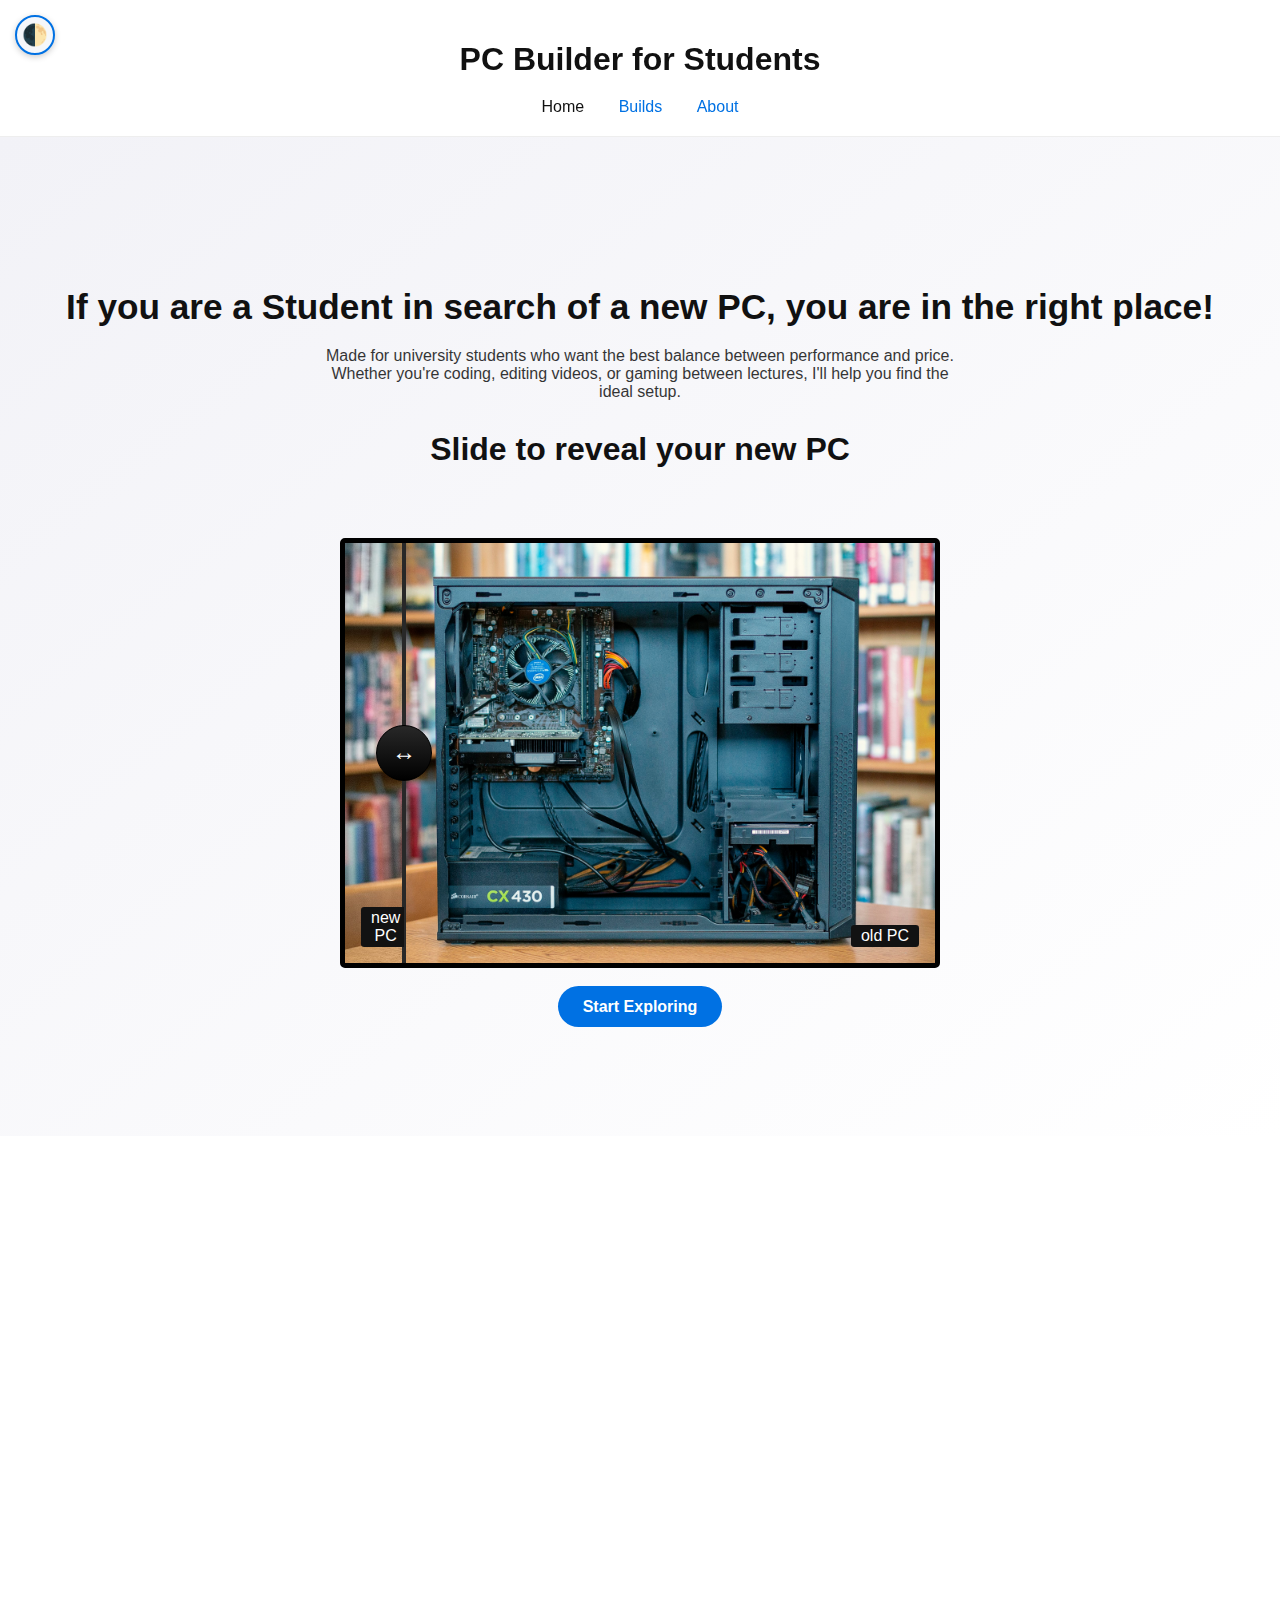
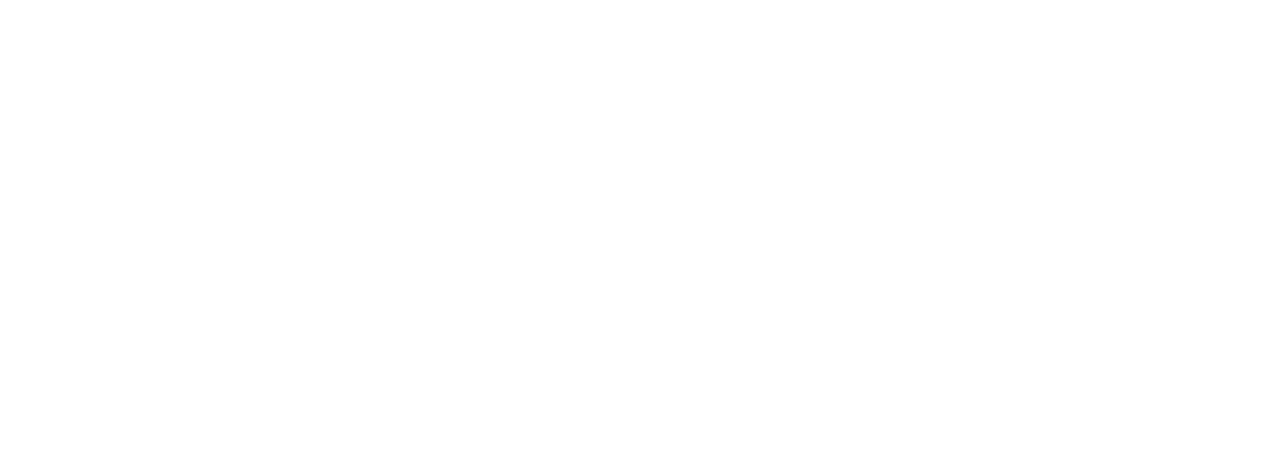
<file: index.html>
<!DOCTYPE html>
<html lang="en">

<head>
  <meta charset="UTF-8" />
  <meta name="viewport" content="width=device-width, initial-scale=1.0" />
  <title>Welcome page</title>
  <link rel="stylesheet" href="plugin/before-effect-slider.css">
  <link rel="stylesheet" href="css/style.css" />  
</head>

<body>
  <header class="fade-in">
    <h1>PC Builder for Students</h1>
    <nav>
      <a class="active" href="index.html">Home</a>
      <a href="data.html">Builds</a>
      <a href="about.html">About</a>
    </nav>
  </header>

  <section class="hero fade-in">
    <h2>If you are a Student in search of a new PC, you are in the right place!</h2>
    <p>
      Made for university students who want the best balance between performance and price.
      Whether you're coding, editing videos, or gaming between lectures, I'll help you find the ideal setup.
    </p>
    
    <!-- slider -->
    <div class="pc-compare fade-in">
      <h1>Slide to reveal your new PC</h1>
      <div id="images"></div>
    </div>

    <a href="data.html" class="cta">Start Exploring</a>
  </section>

  <section class="features fade-in">
    <div class="feature">
      <h3>💻 Compare Builds</h3>
      <p id="compare-text"></p>
    </div>
    <div class="feature">
      <h3>⚙️ Create Your Own</h3>
      <p id="create-text"></p>
    </div>
    <div class="feature">
      <h3>🎯 Tailored for Students</h3>
      <p id="tailor-text"></p>
    </div>
  </section>

  <section class="faq fade-in">
    <h2>Some Questions (click for reveling the answers)💡</h2>
    <div class="faq-container">
      <button class="faq-btn" data-question="ram">Are 8GB of RAM enough for the 2025?</button>
      <button class="faq-btn" data-question="gpu">Do I need a dedicated GPU for university work?</button>
      <button class="faq-btn" data-question="ssd">Is an SSD really necessary?</button>
      <button class="faq-btn" data-question="budget">What is a good budget for a PC?</button>
    </div>
    <div id="answer"></div>
  </section>

  <footer class="fade-in">
    <p>© <span id="year"></span> PC Builder for Students — Made by Alessandro Mercede</p>
  </footer>

  <script src="js/toggle.js"></script>
  <script src="js/script.js"></script>
  <script src="plugin/before-effect-slider.js"></script>
  <script>
  beforeEffectslider({
    Selector: "#images",
    BeforeImage: "images/PC_Old.jpg",   
    AfterImage: "images/PC_New.jpg",    
    DragFrom: 10,
    ButtonsText: 
    {
      after: 'new PC',
      before: 'old PC'
    }
  });
  </script>

</body>

</html>
</file>
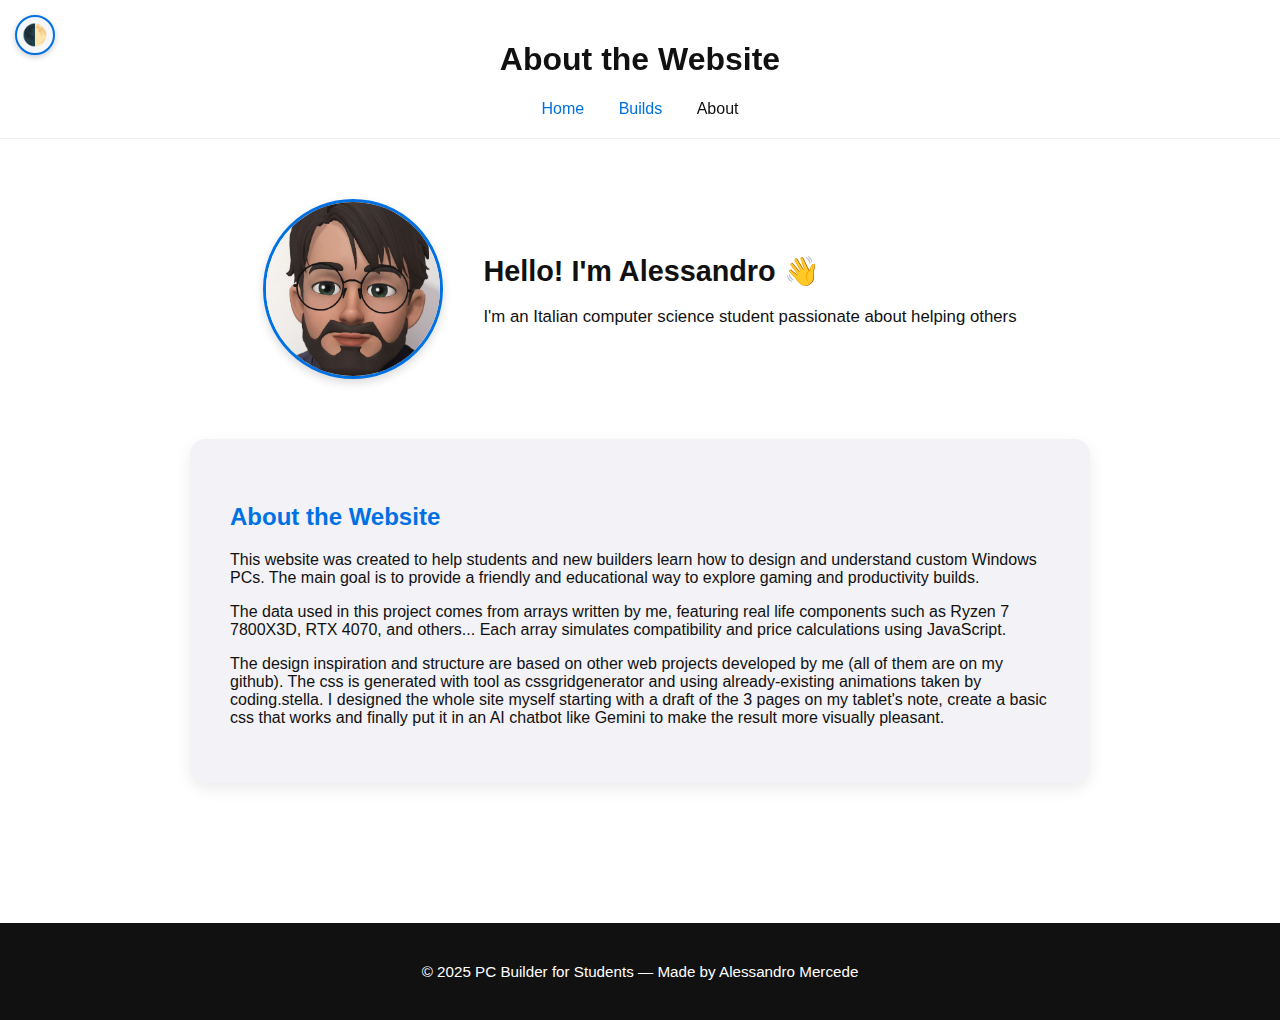
<file: about.html>
<!DOCTYPE html>
<html lang="en">
<head>
  <meta charset="UTF-8" />
  <meta name="viewport" content="width=device-width, initial-scale=1.0" />
  <title>About page</title>
  <link rel="stylesheet" href="css/about.css" />
</head>
<body>
  <header class="fade-in">
    <h1>About the Website</h1>
    <nav>
      <a href="index.html">Home</a>
      <a href="data.html">Builds</a>
      <a href="about.html" class="active">About</a>
    </nav>
  </header>

  <main class="about-container fade-in">
    <section class="profile">
      <img src="images/profile.jpg" alt="profile picture" class="profile-img" />
      <div class="profile-text">
        <h2>Hello! I'm Alessandro 👋</h2>
        <p id="about-text"> <!--here will spawn some text--></p>
      </div>
    </section>

    <section class="project-info fade-in">
      <h3>About the Website</h3>
      <p>
        This website was created to help students and new builders learn how to design and understand custom Windows PCs.
        The main goal is to provide a friendly and educational way to explore gaming and productivity builds.
      </p>
      <p>
        The data used in this project comes from arrays written by me, featuring real life components such as Ryzen 7 7800X3D, RTX 4070, and others...
        Each array simulates compatibility and price calculations using JavaScript.
      </p>
      <p>
        The design inspiration and structure are based on other web projects developed by me (all of them are on my github).
        The css is generated with tool as cssgridgenerator and using already-existing animations taken by coding.stella.
        I designed the whole site myself starting with a draft of the 3 pages on my tablet's note, create a basic css that works and finally put it in an AI chatbot like Gemini to make the result more visually pleasant.
      </p>
    </section>
  </main>

  <footer>
    <p>© 2025 PC Builder for Students — Made by Alessandro Mercede</p>
  </footer>

  <script src="js/toggle.js"></script>
  <script src="js/about.js"></script>
</body>
</html>
</file>
<file: plugin/before-effect-slider.css>
.before-effect-main-div { /* plugin main div */
    position: relative;
    overflow: hidden;
    width:100%;
    margin:70px auto 0;
    border-radius:5px;
}

.before-effect-main-div img { /* it's images */
    width: 100%;
    display:block;
    pointer-events: none;
    -webkit-user-select: none;
    -khtml-user-select: none;
    -moz-user-select: none;
    -o-user-select: none;
    user-select: none;
}

.before-effect-resizable-div { /* resizable div*/
    position: absolute;
    top:0;
    left: 0;
    overflow: hidden;
}

.before-effect-line { /* Tha seperator line */
    position:absolute; 
    left:50%;
    top:0;
    bottom:0;
    /*width:4px;*/
    margin-left:-2px;
    background: var(--LineColor);
    Cursor: var(--Cursor);
}

.before-effect-line:after {  /* Line middle button */
    text-align: center;
    position: absolute;
    color:var(--IconColor);
    top: var(--IconPosT);
    right: var(--IconPosR);
    width: 56px;
    height: 56px;
    margin: -28px 0 0 -28px;
    transition: all 0.2s;
    content:var(--icon);
    background-image: linear-gradient(180deg, var(--buttonG1) 0%, var(--buttonG2) 100%);
    border: 1px solid var(--ButtonBorder);
    background-size:56px;
    border-radius: var(--ButtonRaduis);
    font-size: var(--IconSize);
    line-height: 52px;
    box-sizing: border-box;
}

.before-effect-line:hover:after { /* let's scale button on hover! */
    transform: scale(1.03);
}

.dragging:hover:after { /* it's dragging !!! */
    transform: scale(1.03) translateY(2px);
}


.before-effect-button { /* slider buttons */
    position: absolute;
    bottom: 0;
    background: #121212;
    color: #fff;
    pointer-events: none;
    border-radius: .2rem;
    padding: 2px 10px;
    margin: 1rem;
    font-size: 1em;
    -webkit-user-select: none;
    -khtml-user-select: none;
    -moz-user-select: none;
    -o-user-select: none;
    user-select: none;
}

.before-effect-button-right { /* Tha before one! */
    right: 0;
}

.after-effect-button { /* Tha before one! */
    z-index: 9;
}

@media screen and (max-width: 1000px) { /* some responsive */
  .before-effect-line:after { 
    width: 28px; 
    height: 28px; 
    margin: -14px 0 0 -14px; 
    font-size: 12px; 
    line-height: 26px; 
  }
}
</file>
<file: css/style.css>
@keyframes fadeUp {
  0% {
    opacity: 0;
    transform: translateY(40px);
  }
  100% {
    opacity: 1;
    transform: translateY(0);
  }
}

:root {
  --bg-color: #fff;
  --text-color: #111;
  --accent-color: #0071e3;
  --card-bg-color: #f5f7fa;
  --section-bg-color: #f2f2f7;
}

.light-mode {
  --bg-color: #0f1116;
  --text-color: #f5f5f5;
  --accent-color: #00b0ff;
  --card-bg-color: #1a1a1d;
  --section-bg-color: #202124;
}

* {
  box-sizing: border-box;
  scroll-behavior: smooth;
  user-select: none;
}

body {
  font-family: -apple-system, BlinkMacSystemFont, "Poppins", sans-serif;
  margin: 0;
  background-color: var(--bg-color);
  color: var(--text-color);
  overflow-x: hidden;
  transition: background 0.4s, color 0.4s;
}

header {
  position: sticky;
  top: 0;
  background: rgba(255, 255, 255, 0.8);
  backdrop-filter: blur(10px);
  text-align: center;
  padding: 20px;
  border-bottom: 1px solid #eee;
  z-index: 100;
  transition: background 0.4s;
}

.light-mode header {
  background: rgba(18, 18, 18, 0.9);
  border-bottom: 1px solid #333;
}

nav a {
  color: var(--accent-color);
  margin: 0 15px;
  text-decoration: none;
  font-weight: 500;
  transition: color 0.3s;
}

nav a.active,
nav a:hover {
  color: var(--text-color);
}

h1 {
  font-weight: 700;
  margin-bottom: 20px;
}

/*Hero Section*/

.hero {
  text-align: center;
  padding: 120px 20px;
  background: linear-gradient(to bottom right, var(--section-bg-color), var(--bg-color));
  animation: fadeUp 1.2s ease-out forwards; /*keyframe*/
}

.hero h2 {
  font-size: 2.2em;
  margin-bottom: 20px;
}

.hero p {
  max-width: 650px;
  margin: 0 auto 30px;
  color: var(--text-color);
  opacity: 0.85;
}

.cta {
  background-color: var(--accent-color);
  color: white;
  padding: 12px 25px;
  border-radius: 50px;
  font-weight: 600;
  text-decoration: none;
  transition: all 0.3s;
}

.cta:hover {
  transform: scale(1.05);
}

/*Features Section*/
.features {
  display: flex;
  flex-wrap: wrap;
  justify-content: center;
  padding: 80px 20px;
  background-color: var(--bg-color);
}

.feature {
  flex: 1 1 300px;
  max-width: 350px;
  padding: 20px;
  text-align: center;
  margin: 20px;
  border-radius: 15px;
  background-color: var(--card-bg-color);
  box-shadow: 0 4px 10px rgba(0, 0, 0, 0.05);
  transition: transform 0.3s ease, background 0.3s;
}

.feature:hover {
  transform: translateY(-5px);
}

/*FAQ Section*/
.faq {
  background: var(--section-bg-color);
  text-align: center;
  padding: 80px 20px;
  transition: background 0.3s;
}

.faq h2 {
  margin-bottom: 30px;
}

.faq-container {
  display: flex;
  flex-direction: column;
  align-items: center;
  gap: 10px;
}

.faq-btn {
  background-color: var(--accent-color);
  border: none;
  color: white;
  padding: 12px 25px;
  border-radius: 30px;
  cursor: pointer;
  font-size: 1em;
  font-weight: 500;
  transition: all 0.3s ease;
}

.faq-btn:hover {
  transform: scale(1.03);
}

#answer {
  margin-top: 25px;
  font-size: 1.1em;
  color: var(--accent-color);
  font-weight: bold;
  opacity: 0;
  transition: opacity 0.5s ease;
  max-width: 700px;
  margin-left: auto;
  margin-right: auto;
}

/*Footer*/
footer {
  background-color: var(--text-color);
  color: var(--bg-color);
  text-align: center;
  padding: 25px;
}

/*Animation*/
.fade-in {
  opacity: 0;
  transform: translateY(30px);
  transition: all 0.8s ease;
}

.fade-in.visible {
  opacity: 1;
  transform: translateY(0);
}

/*Compare*/
.pc-compare {
  max-width:600px; 
  margin:30px auto;
}
</file>
<file: css/about.css>
:root {
  --bg-color: #ffffff;
  --text-color: #111111;
  --accent-color: #0071e3;
  --card-bg-color: #f5f7fa;
  --section-bg-color: #f2f2f7;
}

.light-mode {
  --bg-color: #0f1116;
  --text-color: #f5f5f5;
  --accent-color: #00b0ff;
  --card-bg-color: #1a1a1d;
  --section-bg-color: #202124;
}

* {
  box-sizing: border-box;
  scroll-behavior: smooth;
  user-select: none;
}

body {
  font-family: -apple-system, BlinkMacSystemFont, "Poppins", sans-serif;
  margin: 0;
  background-color: var(--bg-color);
  color: var(--text-color);
  transition: background 0.4s, color 0.4s;
  overflow-x: hidden;
}

/* Header */
header {
  position: sticky;
  top: 0;
  background: rgba(255, 255, 255, 0.8);
  backdrop-filter: blur(10px);
  text-align: center;
  padding: 20px;
  border-bottom: 1px solid #eee;
  z-index: 10;
  transition: background 0.4s;
}

.light-mode header {
  background: rgba(18, 18, 18, 0.9);
  border-bottom: 1px solid #333;
}

nav a {
  color: var(--accent-color);
  margin: 0 15px;
  text-decoration: none;
  font-weight: 500;
  transition: color 0.3s;
}

nav a:hover,
nav a.active {
  color: var(--text-color);
}

/* About Section */
.about-container {
  display: flex;
  flex-direction: column;
  align-items: center;
  padding: 60px 20px;
}

.profile {
  display: flex;
  align-items: center;
  flex-wrap: wrap;
  justify-content: center;
  gap: 40px;
  text-align: left;
  max-width: 900px;
  margin-bottom: 60px;
}

.profile-img {
  width: 180px;
  height: 180px;
  border-radius: 50%;
  object-fit: cover;
  border: 3px solid var(--accent-color);
  box-shadow: 0 4px 10px rgba(0, 0, 0, 0.15);
}

.profile-text {
  max-width: 600px;
}

.profile-text h2 {
  font-size: 1.8em;
  margin-bottom: 15px;
}

.profile-text p {
  font-size: 1.05em;
  line-height: 1.6;
}

/* Project Info */
.project-info {
  background: var(--section-bg-color);
  padding: 40px;
  border-radius: 16px;
  max-width: 900px;
  box-shadow: 0 6px 16px rgba(0, 0, 0, 0.08);
}

.project-info h3 {
  margin-bottom: 20px;
  font-size: 1.5em;
  color: var(--accent-color);
}

/* Footer */
footer {
  margin-top: 80px;
  background: var(--text-color);
  color: var(--bg-color);
  text-align: center;
  padding: 25px;
  font-size: 0.95em;
}

/* Scroll Animation */
.fade-in {
  opacity: 0;
  transform: translateY(30px);
  transition: all 0.8s ease;
}

.fade-in.visible {
  opacity: 1;
  transform: translateY(0);
}
</file>
